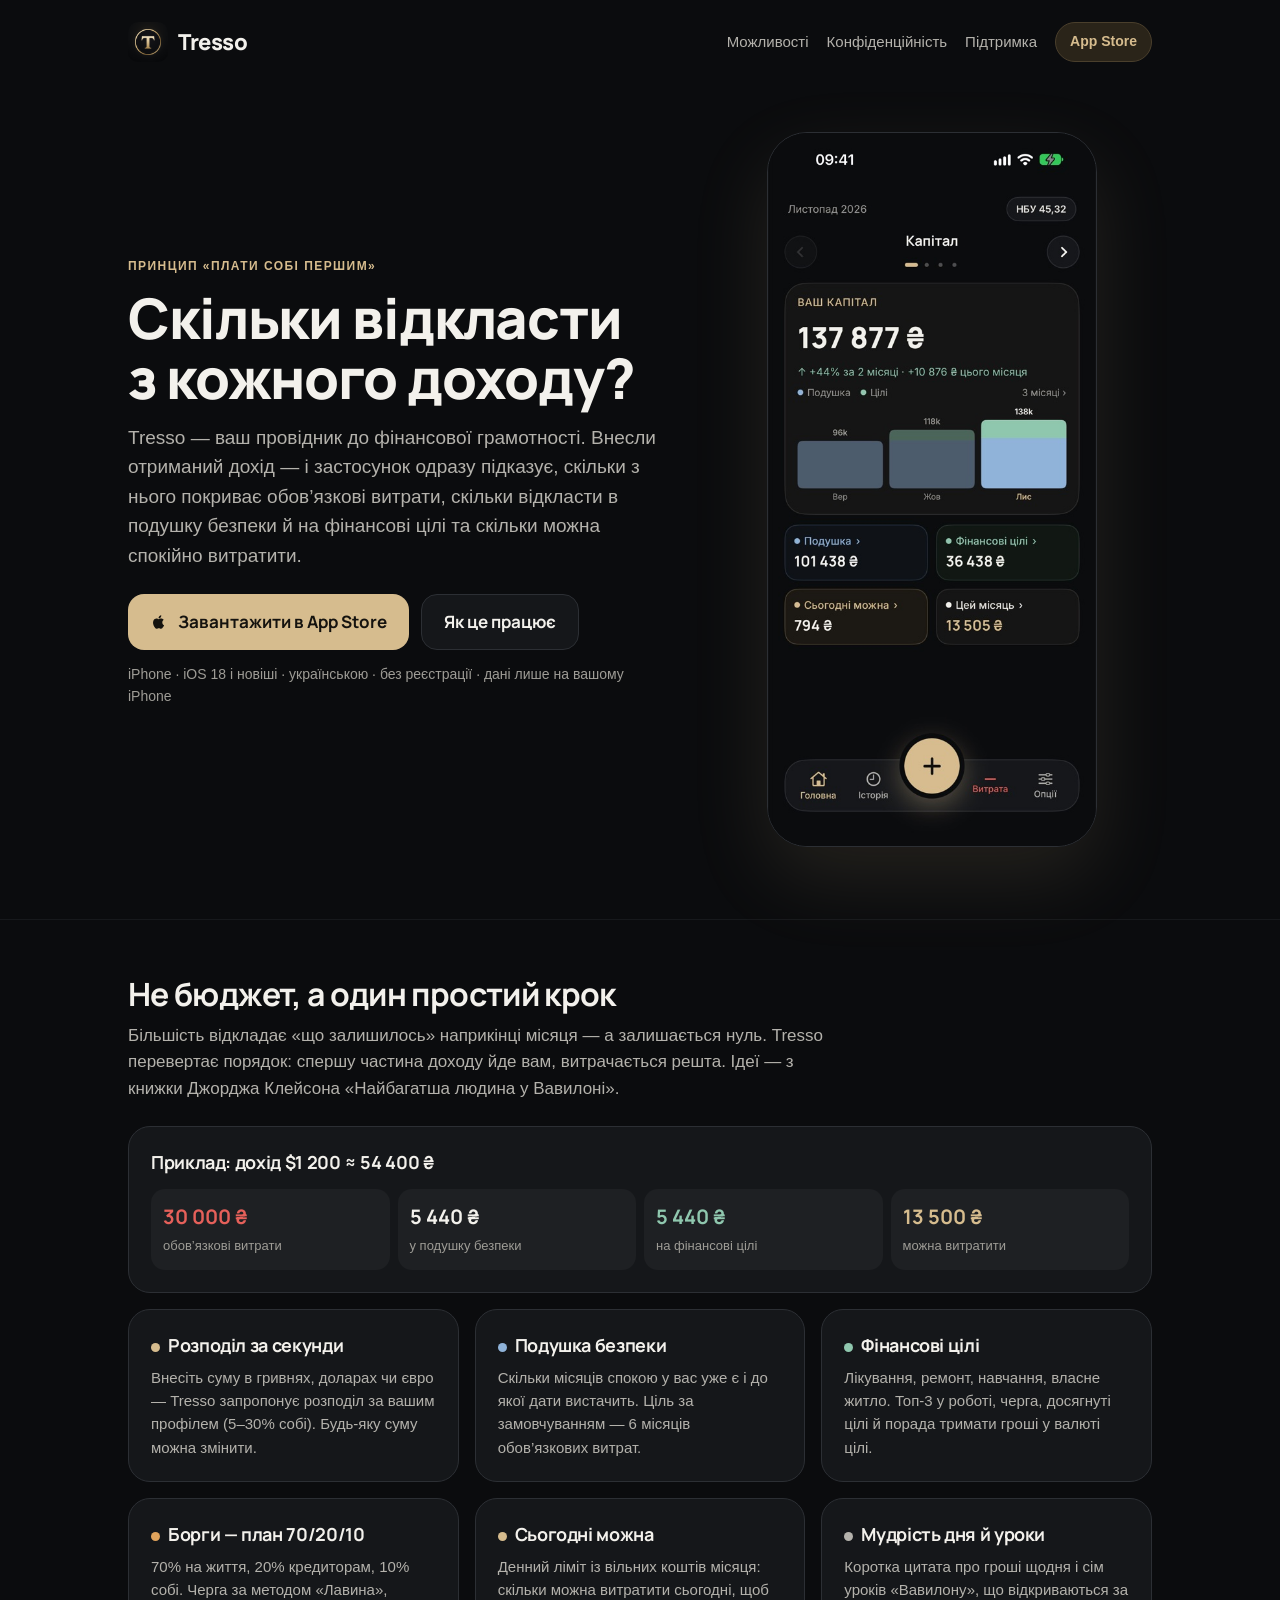
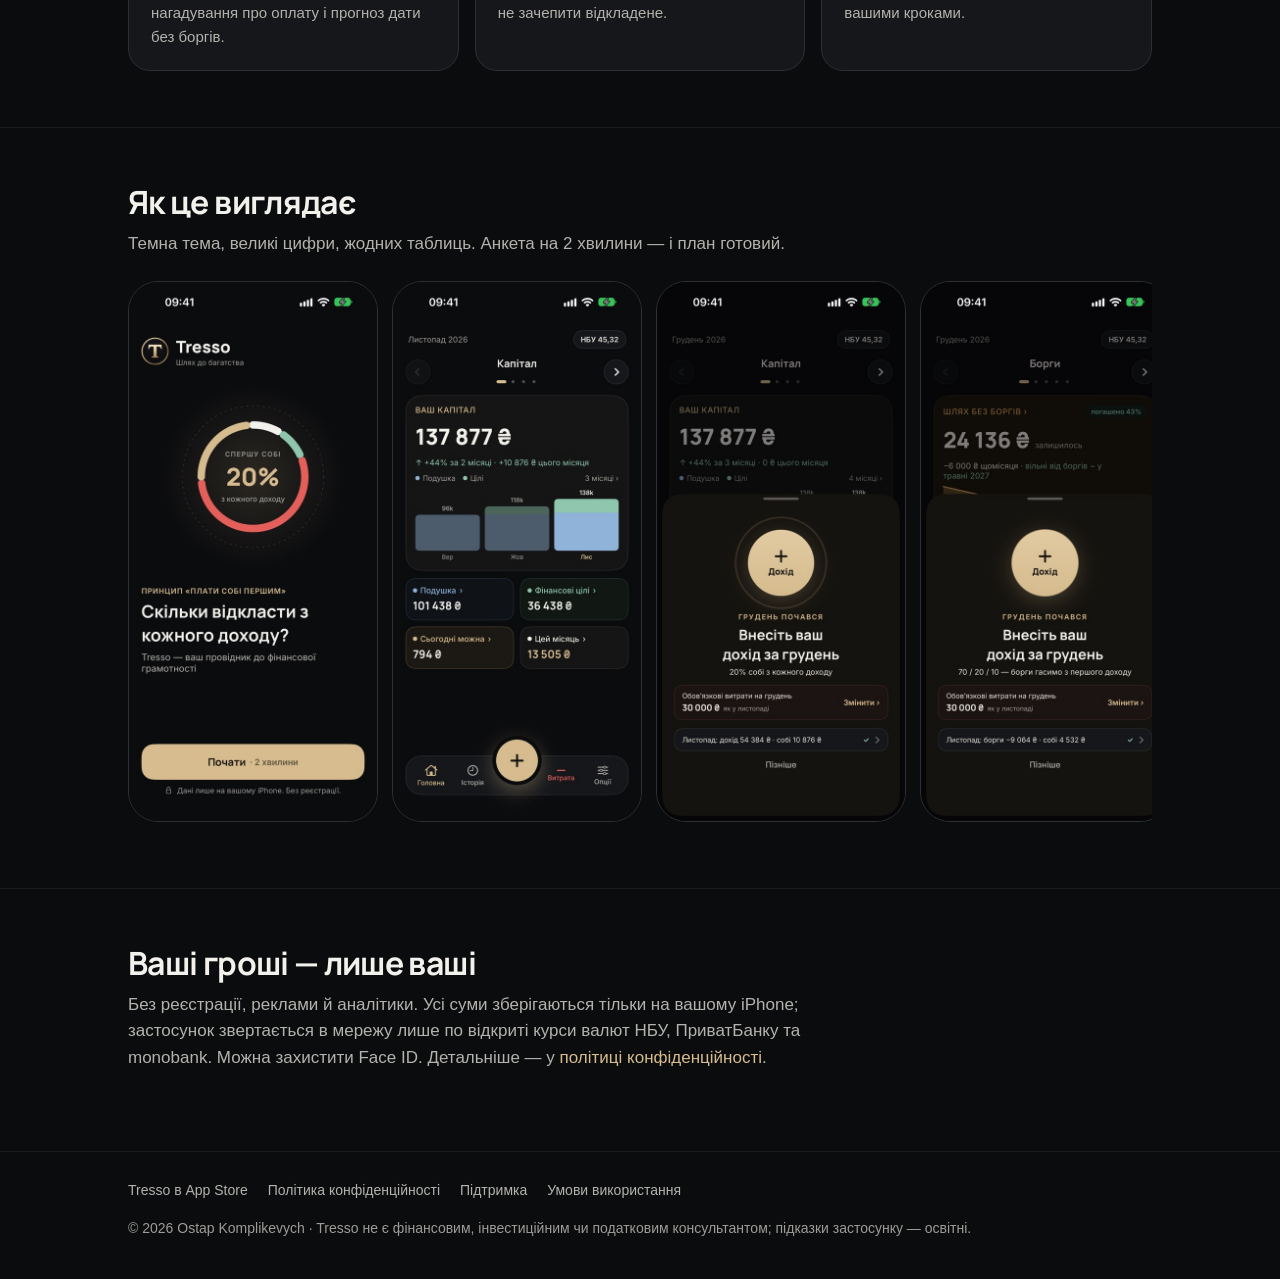
<file: index.html>
<!doctype html>
<html lang="uk">
<head>
  <meta charset="utf-8">
  <meta name="viewport" content="width=device-width, initial-scale=1, viewport-fit=cover">
  <title>Tresso — спершу собі з кожного доходу</title>
  <meta name="description" content="Tresso — застосунок для iPhone: вносите дохід, і він підказує, скільки покрити витрат, скільки відкласти в подушку безпеки й на фінансові цілі та скільки можна спокійно витратити. Без реєстрації, дані лише на вашому iPhone.">
  <meta property="og:title" content="Tresso — спершу собі з кожного доходу">
  <meta property="og:description" content="Розподіл доходу за принципом «Плати собі першим». Подушка безпеки, фінансові цілі, борги за методом «Лавина». Дані лише на вашому iPhone.">
  <meta property="og:image" content="assets/icon-512.png">
  <meta name="theme-color" content="#0B0C0E">
  <meta name="apple-itunes-app" content="app-id=6835230942">
  <link rel="icon" href="assets/favicon.png">
  <link rel="apple-touch-icon" href="assets/apple-touch-icon.png">
  <link rel="stylesheet" href="assets/style.css">
</head>
<body>
  <div class="wrap">
    <header class="top">
      <a class="brand" href="./"><img src="assets/icon-512.png" alt="">Tresso</a>
      <nav><a class="nav-link" href="#features">Можливості</a><a class="nav-link" href="privacy.html">Конфіденційність</a><a class="nav-link" href="support.html">Підтримка</a><a class="pill" href="https://apps.apple.com/us/app/tresso-%D1%88%D0%BB%D1%8F%D1%85-%D0%B4%D0%BE-%D0%B1%D0%B0%D0%B3%D0%B0%D1%82%D1%81%D1%82%D0%B2%D0%B0/id6835230942">App Store</a></nav>
    </header>

    <div class="hero">
      <div>
        <div class="eyebrow">Принцип «Плати собі першим»</div>
        <h1>Скільки відкласти з&nbsp;кожного доходу?</h1>
        <p class="lead">Tresso — ваш провідник до фінансової грамотності. Внесли отриманий дохід — і застосунок одразу підказує, скільки з нього покриває обов’язкові витрати, скільки відкласти в подушку безпеки й на фінансові цілі та скільки можна спокійно витратити.</p>
        <div class="actions">
          <a class="cta" href="https://apps.apple.com/us/app/tresso-%D1%88%D0%BB%D1%8F%D1%85-%D0%B4%D0%BE-%D0%B1%D0%B0%D0%B3%D0%B0%D1%82%D1%81%D1%82%D0%B2%D0%B0/id6835230942"><svg width="18" height="18" viewBox="0 0 24 24" fill="currentColor" aria-hidden="true"><path d="M16.37 12.6c-.02-2.3 1.88-3.4 1.96-3.46-1.07-1.56-2.73-1.77-3.32-1.8-1.41-.14-2.76.83-3.47.83-.72 0-1.82-.81-3-.79-1.54.02-2.96.9-3.75 2.27-1.6 2.78-.41 6.88 1.15 9.13.76 1.1 1.67 2.34 2.86 2.3 1.15-.05 1.58-.74 2.97-.74 1.38 0 1.77.74 2.98.72 1.23-.02 2.01-1.12 2.76-2.23.87-1.28 1.23-2.52 1.25-2.58-.03-.01-2.4-.92-2.42-3.65zM14.1 5.86c.63-.77 1.06-1.83.94-2.89-.91.04-2.02.61-2.67 1.37-.58.67-1.1 1.76-.96 2.8 1.02.08 2.06-.52 2.69-1.28z"/></svg>Завантажити в App Store</a>
        <a class="cta secondary" href="#features">Як це працює</a>
        </div>
        <p class="note">iPhone · iOS 18 і новіші · українською · без реєстрації · дані лише на вашому iPhone</p>
      </div>
      <img class="phone" src="assets/home.jpg" alt="Головний екран Tresso: капітал, подушка, фінансові цілі">
    </div>
  </div>

  <section id="features">
    <div class="wrap">
      <h2>Не бюджет, а один простий крок</h2>
      <p class="sub">Більшість відкладає «що залишилось» наприкінці місяця — а залишається нуль. Tresso перевертає порядок: спершу частина доходу йде вам, витрачається решта. Ідеї — з книжки Джорджа Клейсона «Найбагатша людина у Вавилоні».</p>
      <div class="card">
        <h3>Приклад: дохід $1 200 ≈ 54 400 ₴</h3>
        <div class="split">
          <div><b style="color:var(--red)">30 000 ₴</b><span>обов’язкові витрати</span></div>
          <div><b>5 440 ₴</b><span>у подушку безпеки</span></div>
          <div><b style="color:var(--sage)">5 440 ₴</b><span>на фінансові цілі</span></div>
          <div><b style="color:var(--gold)">13 500 ₴</b><span>можна витратити</span></div>
        </div>
      </div>
      <div class="grid" style="margin-top:16px">
        <div class="card"><h3><span class="dot" style="background:var(--gold)"></span>Розподіл за секунди</h3><p>Внесіть суму в гривнях, доларах чи євро — Tresso запропонує розподіл за вашим профілем (5–30% собі). Будь-яку суму можна змінити.</p></div>
        <div class="card"><h3><span class="dot" style="background:var(--blue)"></span>Подушка безпеки</h3><p>Скільки місяців спокою у вас уже є і до якої дати вистачить. Ціль за замовчуванням — 6 місяців обов’язкових витрат.</p></div>
        <div class="card"><h3><span class="dot" style="background:var(--sage)"></span>Фінансові цілі</h3><p>Лікування, ремонт, навчання, власне житло. Топ-3 у роботі, черга, досягнуті цілі й порада тримати гроші у валюті цілі.</p></div>
        <div class="card"><h3><span class="dot" style="background:var(--orange)"></span>Борги — план 70/20/10</h3><p>70% на життя, 20% кредиторам, 10% собі. Черга за методом «Лавина», нагадування про оплату і прогноз дати без боргів.</p></div>
        <div class="card"><h3><span class="dot" style="background:var(--gold)"></span>Сьогодні можна</h3><p>Денний ліміт із вільних коштів місяця: скільки можна витратити сьогодні, щоб не зачепити відкладене.</p></div>
        <div class="card"><h3><span class="dot" style="background:var(--muted)"></span>Мудрість дня й уроки</h3><p>Коротка цитата про гроші щодня і сім уроків «Вавилону», що відкриваються за вашими кроками.</p></div>
      </div>
    </div>
  </section>

  <section>
    <div class="wrap">
      <h2>Як це виглядає</h2>
      <p class="sub">Темна тема, великі цифри, жодних таблиць. Анкета на 2 хвилини — і план готовий.</p>
      <div class="shots">
        <img src="assets/welcome.jpg" alt="Вітальний екран: спершу собі 20% з кожного доходу" loading="lazy">
        <img src="assets/home.jpg" alt="Головний: капітал за місяцями" loading="lazy">
        <img src="assets/newmonth.jpg" alt="Новий місяць: внесіть дохід за грудень" loading="lazy">
        <img src="assets/debts.jpg" alt="Шлях без боргів" loading="lazy">
        <img src="assets/wisdom.jpg" alt="Мудрість дня" loading="lazy">
      </div>
    </div>
  </section>

  <section>
    <div class="wrap">
      <h2>Ваші гроші — лише ваші</h2>
      <p class="sub">Без реєстрації, реклами й аналітики. Усі суми зберігаються тільки на вашому iPhone; застосунок звертається в мережу лише по відкриті курси валют НБУ, ПриватБанку та monobank. Можна захистити Face ID. Детальніше — у <a href="privacy.html">політиці конфіденційності</a>.</p>
    </div>
  </section>

  <footer>
    <div class="wrap">
      <div class="links"><a href="https://apps.apple.com/us/app/tresso-%D1%88%D0%BB%D1%8F%D1%85-%D0%B4%D0%BE-%D0%B1%D0%B0%D0%B3%D0%B0%D1%82%D1%81%D1%82%D0%B2%D0%B0/id6835230942">Tresso в App Store</a><a href="privacy.html">Політика конфіденційності</a><a href="support.html">Підтримка</a><a href="terms.html">Умови використання</a></div>
      <p>© 2026 Ostap Komplikevych · Tresso не є фінансовим, інвестиційним чи податковим консультантом; підказки застосунку — освітні.</p>
    </div>
  </footer>
</body>
</html>
</file>
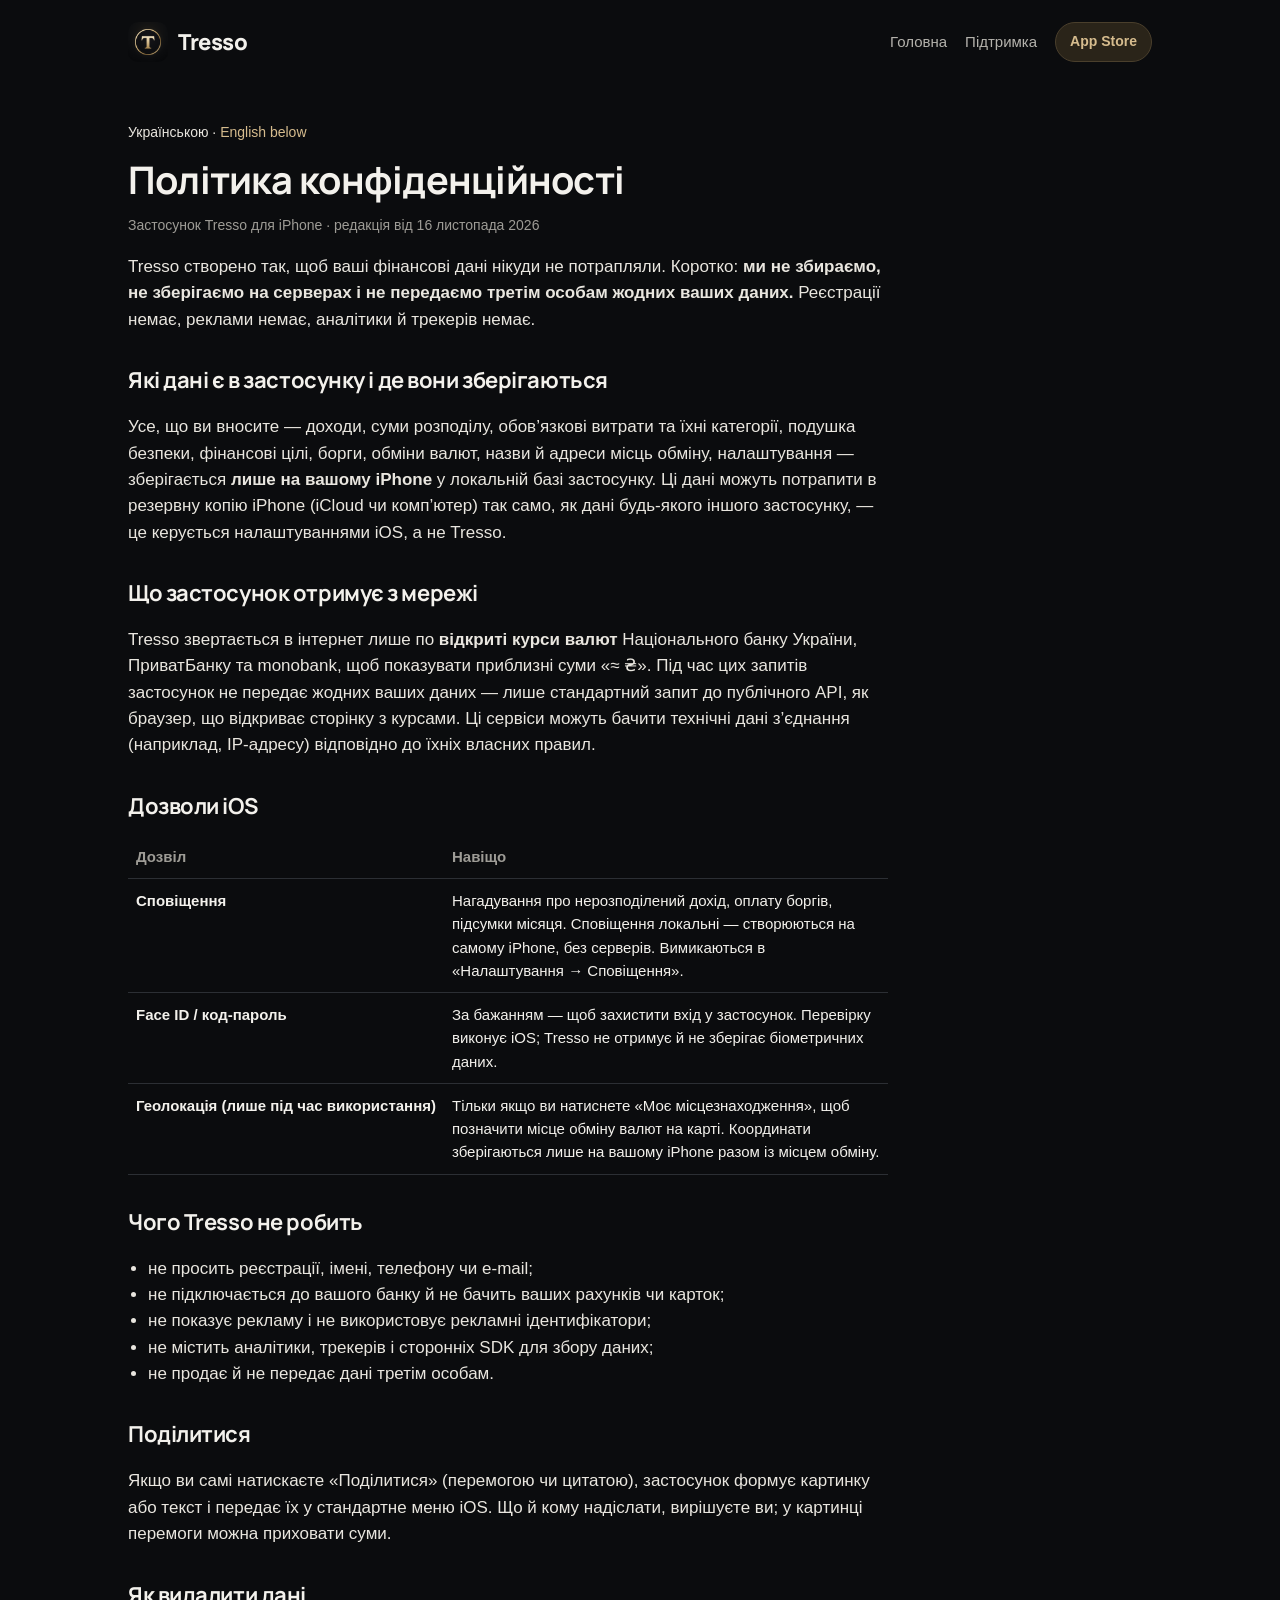
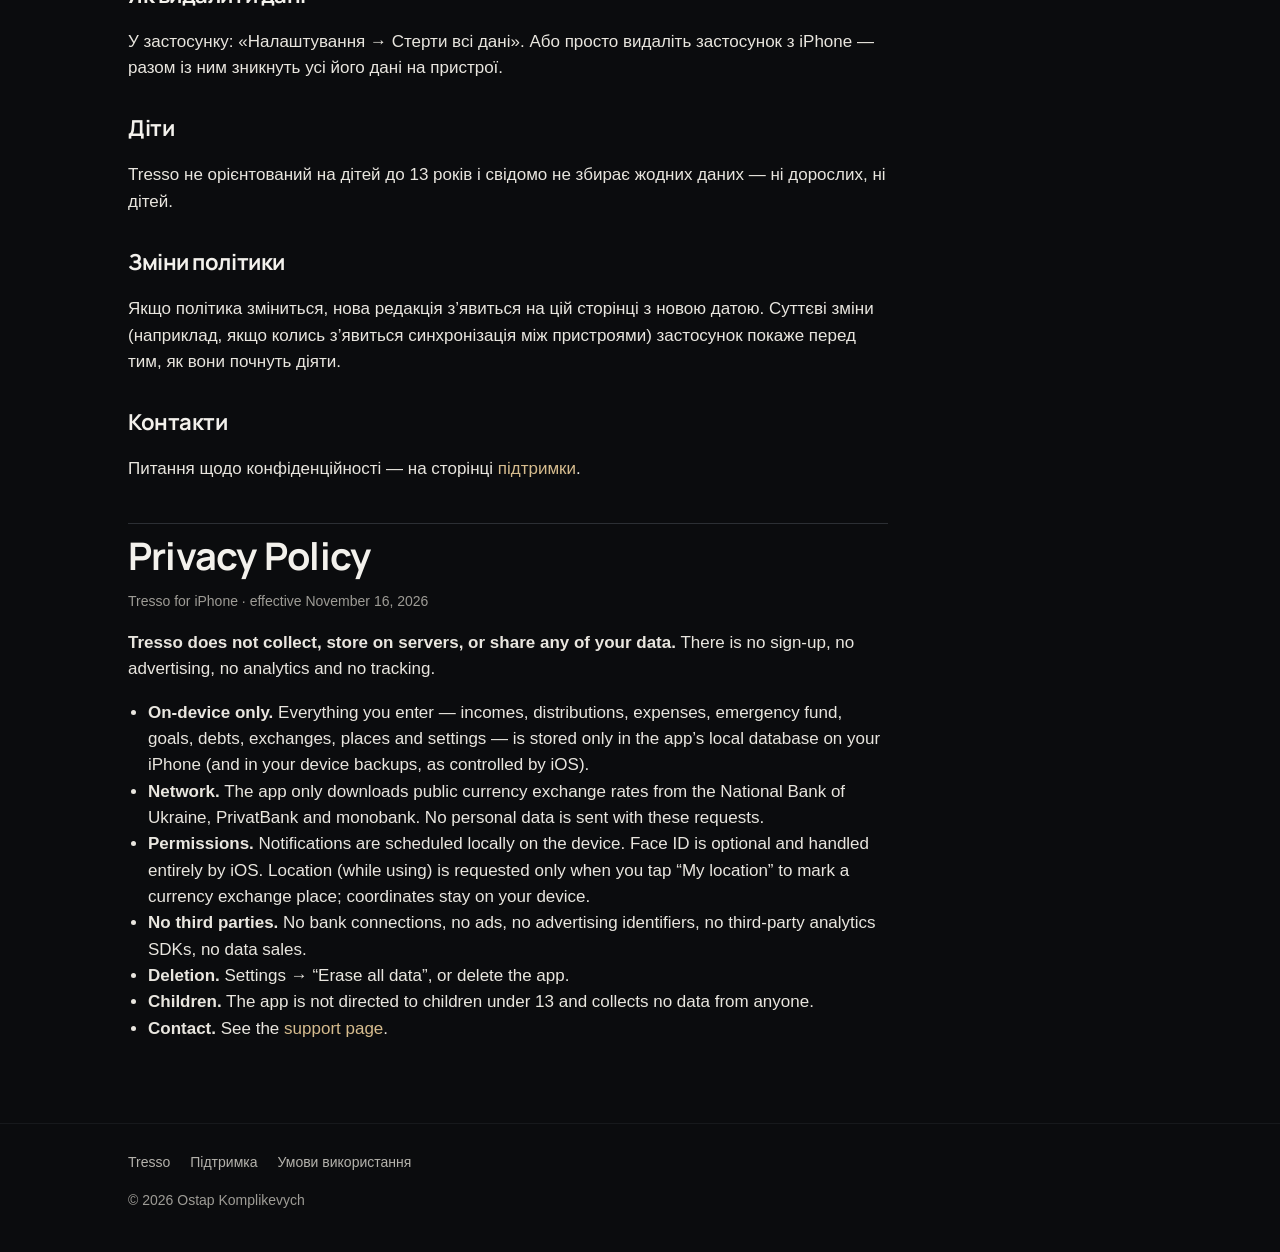
<file: privacy.html>
<!doctype html>
<html lang="uk">
<head>
  <meta charset="utf-8">
  <meta name="viewport" content="width=device-width, initial-scale=1, viewport-fit=cover">
  <title>Політика конфіденційності — Tresso</title>
  <meta name="description" content="Політика конфіденційності застосунку Tresso: дані зберігаються лише на вашому iPhone, без реєстрації, реклами й аналітики.">
  <meta name="apple-itunes-app" content="app-id=6835230942">
  <link rel="icon" href="assets/favicon.png">
  <link rel="stylesheet" href="assets/style.css">
</head>
<body>
  <div class="wrap">
    <header class="top">
      <a class="brand" href="./"><img src="assets/icon-512.png" alt="">Tresso</a>
      <nav><a class="nav-link" href="./">Головна</a><a class="nav-link" href="support.html">Підтримка</a><a class="pill" href="https://apps.apple.com/us/app/tresso-%D1%88%D0%BB%D1%8F%D1%85-%D0%B4%D0%BE-%D0%B1%D0%B0%D0%B3%D0%B0%D1%82%D1%81%D1%82%D0%B2%D0%B0/id6835230942">App Store</a></nav>
    </header>
    <main class="doc">
      <p class="lang">Українською · <a href="#en">English below</a></p>
      <h1>Політика конфіденційності</h1>
      <p class="updated">Застосунок Tresso для iPhone · редакція від 16 листопада 2026</p>

      <p>Tresso створено так, щоб ваші фінансові дані нікуди не потрапляли. Коротко: <b>ми не збираємо, не зберігаємо на серверах і не передаємо третім особам жодних ваших даних.</b> Реєстрації немає, реклами немає, аналітики й трекерів немає.</p>

      <h2>Які дані є в застосунку і де вони зберігаються</h2>
      <p>Усе, що ви вносите — доходи, суми розподілу, обов’язкові витрати та їхні категорії, подушка безпеки, фінансові цілі, борги, обміни валют, назви й адреси місць обміну, налаштування — зберігається <b>лише на вашому iPhone</b> у локальній базі застосунку. Ці дані можуть потрапити в резервну копію iPhone (iCloud чи комп’ютер) так само, як дані будь-якого іншого застосунку, — це керується налаштуваннями iOS, а не Tresso.</p>

      <h2>Що застосунок отримує з мережі</h2>
      <p>Tresso звертається в інтернет лише по <b>відкриті курси валют</b> Національного банку України, ПриватБанку та monobank, щоб показувати приблизні суми «≈ ₴». Під час цих запитів застосунок не передає жодних ваших даних — лише стандартний запит до публічного API, як браузер, що відкриває сторінку з курсами. Ці сервіси можуть бачити технічні дані з’єднання (наприклад, IP-адресу) відповідно до їхніх власних правил.</p>

      <h2>Дозволи iOS</h2>
      <div class="table-wrap"><table>
        <tr><th>Дозвіл</th><th>Навіщо</th></tr>
        <tr><td>Сповіщення</td><td>Нагадування про нерозподілений дохід, оплату боргів, підсумки місяця. Сповіщення локальні — створюються на самому iPhone, без серверів. Вимикаються в «Налаштування → Сповіщення».</td></tr>
        <tr><td>Face ID / код-пароль</td><td>За бажанням — щоб захистити вхід у застосунок. Перевірку виконує iOS; Tresso не отримує й не зберігає біометричних даних.</td></tr>
        <tr><td>Геолокація (лише під час використання)</td><td>Тільки якщо ви натиснете «Моє місцезнаходження», щоб позначити місце обміну валют на карті. Координати зберігаються лише на вашому iPhone разом із місцем обміну.</td></tr>
      </table></div>

      <h2>Чого Tresso не робить</h2>
      <ul>
        <li>не просить реєстрації, імені, телефону чи e-mail;</li>
        <li>не підключається до вашого банку й не бачить ваших рахунків чи карток;</li>
        <li>не показує рекламу і не використовує рекламні ідентифікатори;</li>
        <li>не містить аналітики, трекерів і сторонніх SDK для збору даних;</li>
        <li>не продає й не передає дані третім особам.</li>
      </ul>

      <h2>Поділитися</h2>
      <p>Якщо ви самі натискаєте «Поділитися» (перемогою чи цитатою), застосунок формує картинку або текст і передає їх у стандартне меню iOS. Що й кому надіслати, вирішуєте ви; у картинці перемоги можна приховати суми.</p>

      <h2>Як видалити дані</h2>
      <p>У застосунку: «Налаштування → Стерти всі дані». Або просто видаліть застосунок з iPhone — разом із ним зникнуть усі його дані на пристрої.</p>

      <h2>Діти</h2>
      <p>Tresso не орієнтований на дітей до 13 років і свідомо не збирає жодних даних — ні дорослих, ні дітей.</p>

      <h2>Зміни політики</h2>
      <p>Якщо політика зміниться, нова редакція з’явиться на цій сторінці з новою датою. Суттєві зміни (наприклад, якщо колись з’явиться синхронізація між пристроями) застосунок покаже перед тим, як вони почнуть діяти.</p>

      <h2>Контакти</h2>
      <p>Питання щодо конфіденційності — на сторінці <a href="support.html">підтримки</a>.</p>

      <hr>
      <h1 id="en">Privacy Policy</h1>
      <p class="updated">Tresso for iPhone · effective November 16, 2026</p>
      <p><b>Tresso does not collect, store on servers, or share any of your data.</b> There is no sign-up, no advertising, no analytics and no tracking.</p>
      <ul>
        <li><b>On-device only.</b> Everything you enter — incomes, distributions, expenses, emergency fund, goals, debts, exchanges, places and settings — is stored only in the app’s local database on your iPhone (and in your device backups, as controlled by iOS).</li>
        <li><b>Network.</b> The app only downloads public currency exchange rates from the National Bank of Ukraine, PrivatBank and monobank. No personal data is sent with these requests.</li>
        <li><b>Permissions.</b> Notifications are scheduled locally on the device. Face ID is optional and handled entirely by iOS. Location (while using) is requested only when you tap “My location” to mark a currency exchange place; coordinates stay on your device.</li>
        <li><b>No third parties.</b> No bank connections, no ads, no advertising identifiers, no third-party analytics SDKs, no data sales.</li>
        <li><b>Deletion.</b> Settings → “Erase all data”, or delete the app.</li>
        <li><b>Children.</b> The app is not directed to children under 13 and collects no data from anyone.</li>
        <li><b>Contact.</b> See the <a href="support.html">support page</a>.</li>
      </ul>
    </main>
  </div>
  <footer>
    <div class="wrap">
      <div class="links"><a href="./">Tresso</a><a href="support.html">Підтримка</a><a href="terms.html">Умови використання</a></div>
      <p>© 2026 Ostap Komplikevych</p></div>
  </footer>
</body>
</html>
</file>
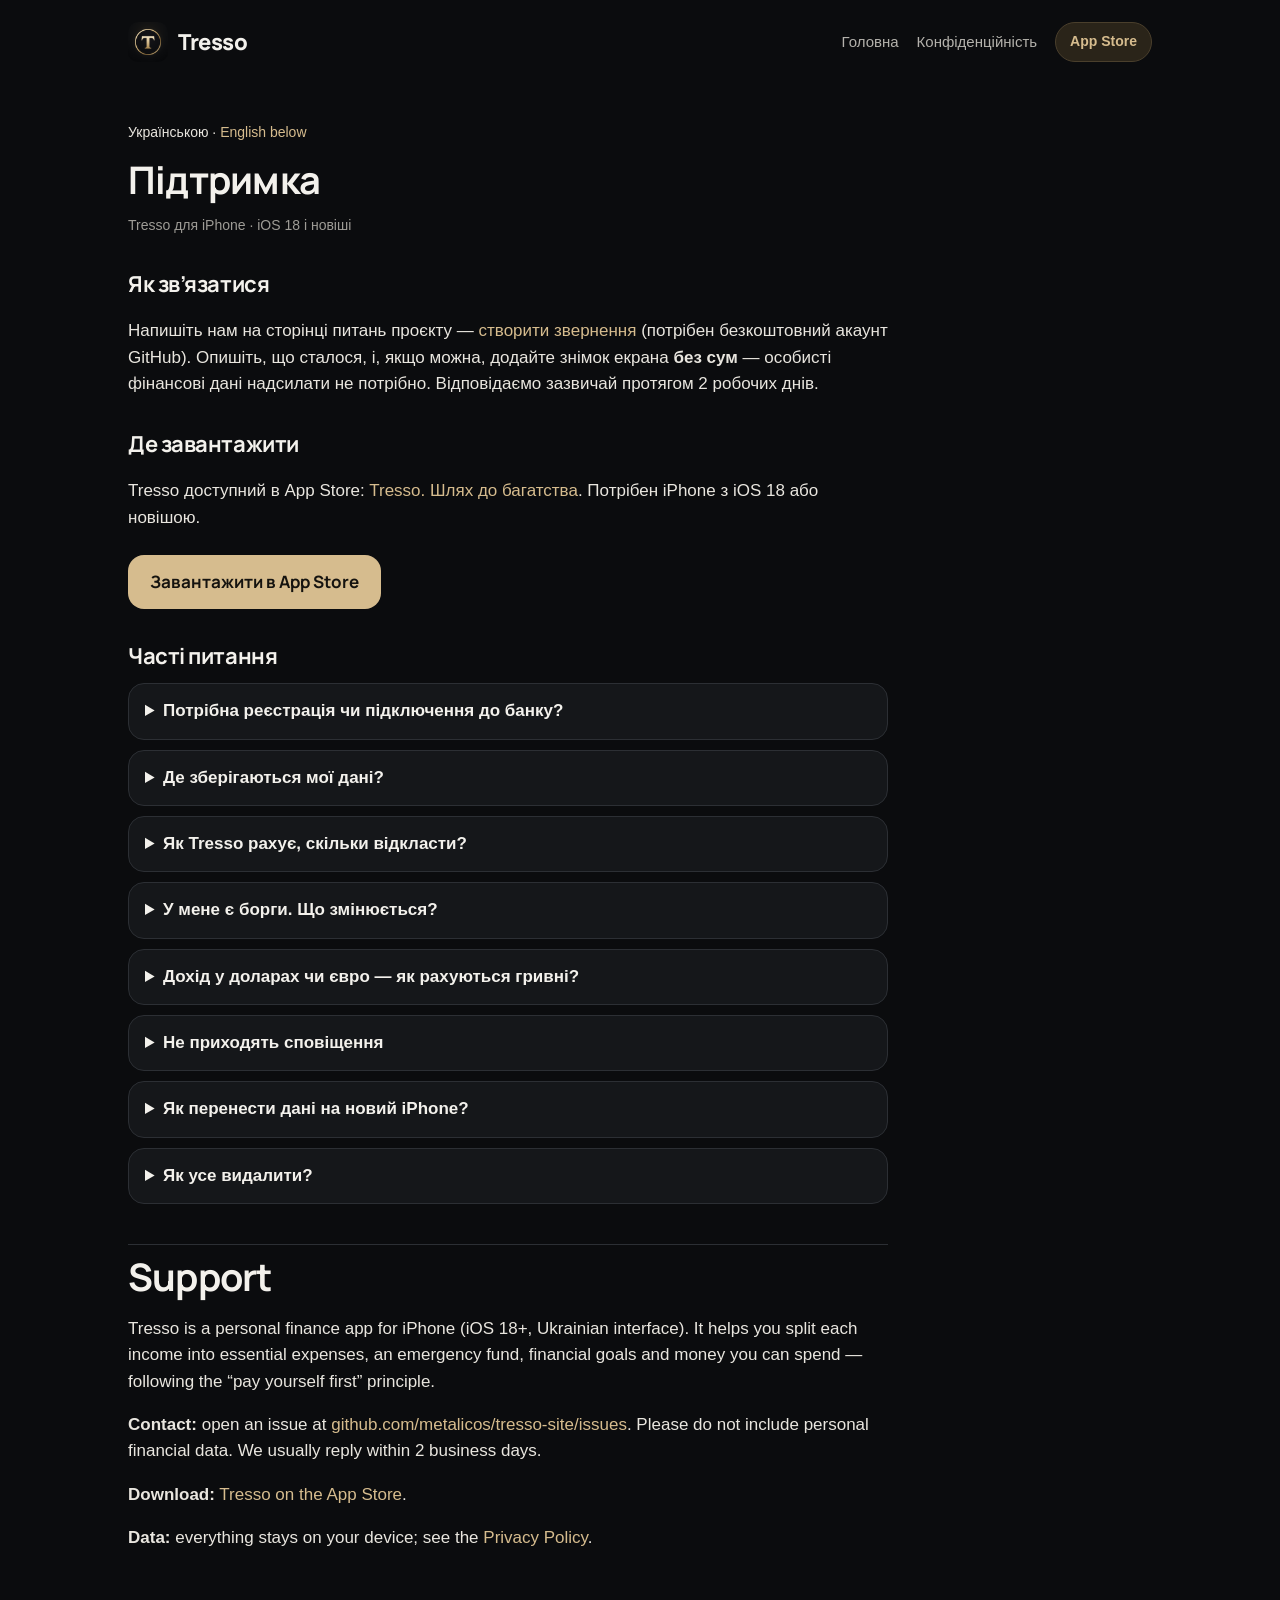
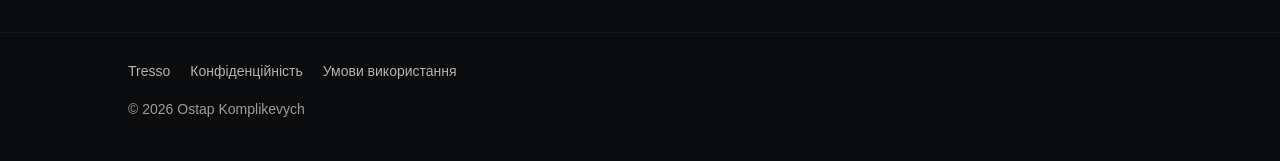
<file: support.html>
<!doctype html>
<html lang="uk">
<head>
  <meta charset="utf-8">
  <meta name="viewport" content="width=device-width, initial-scale=1, viewport-fit=cover">
  <title>Підтримка — Tresso</title>
  <meta name="description" content="Підтримка застосунку Tresso: відповіді на часті питання і як зв’язатися з розробником.">
  <meta name="apple-itunes-app" content="app-id=6835230942">
  <link rel="icon" href="assets/favicon.png">
  <link rel="stylesheet" href="assets/style.css">
</head>
<body>
  <div class="wrap">
    <header class="top">
      <a class="brand" href="./"><img src="assets/icon-512.png" alt="">Tresso</a>
      <nav><a class="nav-link" href="./">Головна</a><a class="nav-link" href="privacy.html">Конфіденційність</a><a class="pill" href="https://apps.apple.com/us/app/tresso-%D1%88%D0%BB%D1%8F%D1%85-%D0%B4%D0%BE-%D0%B1%D0%B0%D0%B3%D0%B0%D1%82%D1%81%D1%82%D0%B2%D0%B0/id6835230942">App Store</a></nav>
    </header>
    <main class="doc">
      <p class="lang">Українською · <a href="#en">English below</a></p>
      <h1>Підтримка</h1>
      <p class="updated">Tresso для iPhone · iOS 18 і новіші</p>

      <h2>Як зв’язатися</h2>
      <p>Напишіть нам на сторінці питань проєкту — <a href="https://github.com/metalicos/tresso-site/issues/new">створити звернення</a> (потрібен безкоштовний акаунт GitHub). Опишіть, що сталося, і, якщо можна, додайте знімок екрана <b>без сум</b> — особисті фінансові дані надсилати не потрібно. Відповідаємо зазвичай протягом 2 робочих днів.</p>

      <h2 id="download">Де завантажити</h2>
      <p>Tresso доступний в App Store: <a href="https://apps.apple.com/us/app/tresso-%D1%88%D0%BB%D1%8F%D1%85-%D0%B4%D0%BE-%D0%B1%D0%B0%D0%B3%D0%B0%D1%82%D1%81%D1%82%D0%B2%D0%B0/id6835230942">Tresso. Шлях до багатства</a>. Потрібен iPhone з iOS 18 або новішою.</p>
      <p class="actions"><a class="cta" href="https://apps.apple.com/us/app/tresso-%D1%88%D0%BB%D1%8F%D1%85-%D0%B4%D0%BE-%D0%B1%D0%B0%D0%B3%D0%B0%D1%82%D1%81%D1%82%D0%B2%D0%B0/id6835230942">Завантажити в App Store</a></p>

      <h2>Часті питання</h2>
      <details><summary>Потрібна реєстрація чи підключення до банку?</summary><p>Ні. Tresso працює без акаунта й не підключається до банків: суми ви вносите самі, коли отримали дохід.</p></details>
      <details><summary>Де зберігаються мої дані?</summary><p>Лише на вашому iPhone. Застосунок звертається в мережу тільки по відкриті курси валют НБУ, ПриватБанку та monobank. Детально — у <a href="privacy.html">політиці конфіденційності</a>.</p></details>
      <details><summary>Як Tresso рахує, скільки відкласти?</summary><p>Спершу закриваються обов’язкові витрати місяця, далі — частка «собі» (5–30% залежно від запасу після витрат): у подушку безпеки, а коли її зібрано — на фінансові цілі. Решта — вільні кошти, які можна спокійно витратити. Будь-яку суму на екрані «Розподіл» можна змінити.</p></details>
      <details><summary>У мене є борги. Що змінюється?</summary><p>Вмикається план 70/20/10: 70% — на життя, 20% — кредиторам за методом «Лавина» (спершу найдорожчий борг), 10% — на стартову подушку в один місяць витрат.</p></details>
      <details><summary>Дохід у доларах чи євро — як рахуються гривні?</summary><p>Приблизні суми «≈ ₴» — за курсом НБУ (або обраного джерела в «Налаштуваннях → Курс для сум»). Реальні обміни ви записуєте самі, за своїм курсом.</p></details>
      <details><summary>Не приходять сповіщення</summary><p>Перевірте «Параметри iPhone → Сповіщення → Tresso» і перемикачі в застосунку «Налаштування → Сповіщення».</p></details>
      <details><summary>Як перенести дані на новий iPhone?</summary><p>Дані переносяться разом із резервною копією iPhone (iCloud або комп’ютер) — як і для інших застосунків.</p></details>
      <details><summary>Як усе видалити?</summary><p>«Налаштування → Стерти всі дані» в застосунку або видалення застосунку з iPhone.</p></details>

      <hr>
      <h1 id="en">Support</h1>
      <p>Tresso is a personal finance app for iPhone (iOS 18+, Ukrainian interface). It helps you split each income into essential expenses, an emergency fund, financial goals and money you can spend — following the “pay yourself first” principle.</p>
      <p><b>Contact:</b> open an issue at <a href="https://github.com/metalicos/tresso-site/issues/new">github.com/metalicos/tresso-site/issues</a>. Please do not include personal financial data. We usually reply within 2 business days.</p>
      <p><b>Download:</b> <a href="https://apps.apple.com/us/app/tresso-%D1%88%D0%BB%D1%8F%D1%85-%D0%B4%D0%BE-%D0%B1%D0%B0%D0%B3%D0%B0%D1%82%D1%81%D1%82%D0%B2%D0%B0/id6835230942">Tresso on the App Store</a>.</p>
      <p><b>Data:</b> everything stays on your device; see the <a href="privacy.html#en">Privacy Policy</a>.</p>
    </main>
  </div>
  <footer>
    <div class="wrap">
      <div class="links"><a href="./">Tresso</a><a href="privacy.html">Конфіденційність</a><a href="terms.html">Умови використання</a></div>
      <p>© 2026 Ostap Komplikevych</p></div>
  </footer>
</body>
</html>
</file>
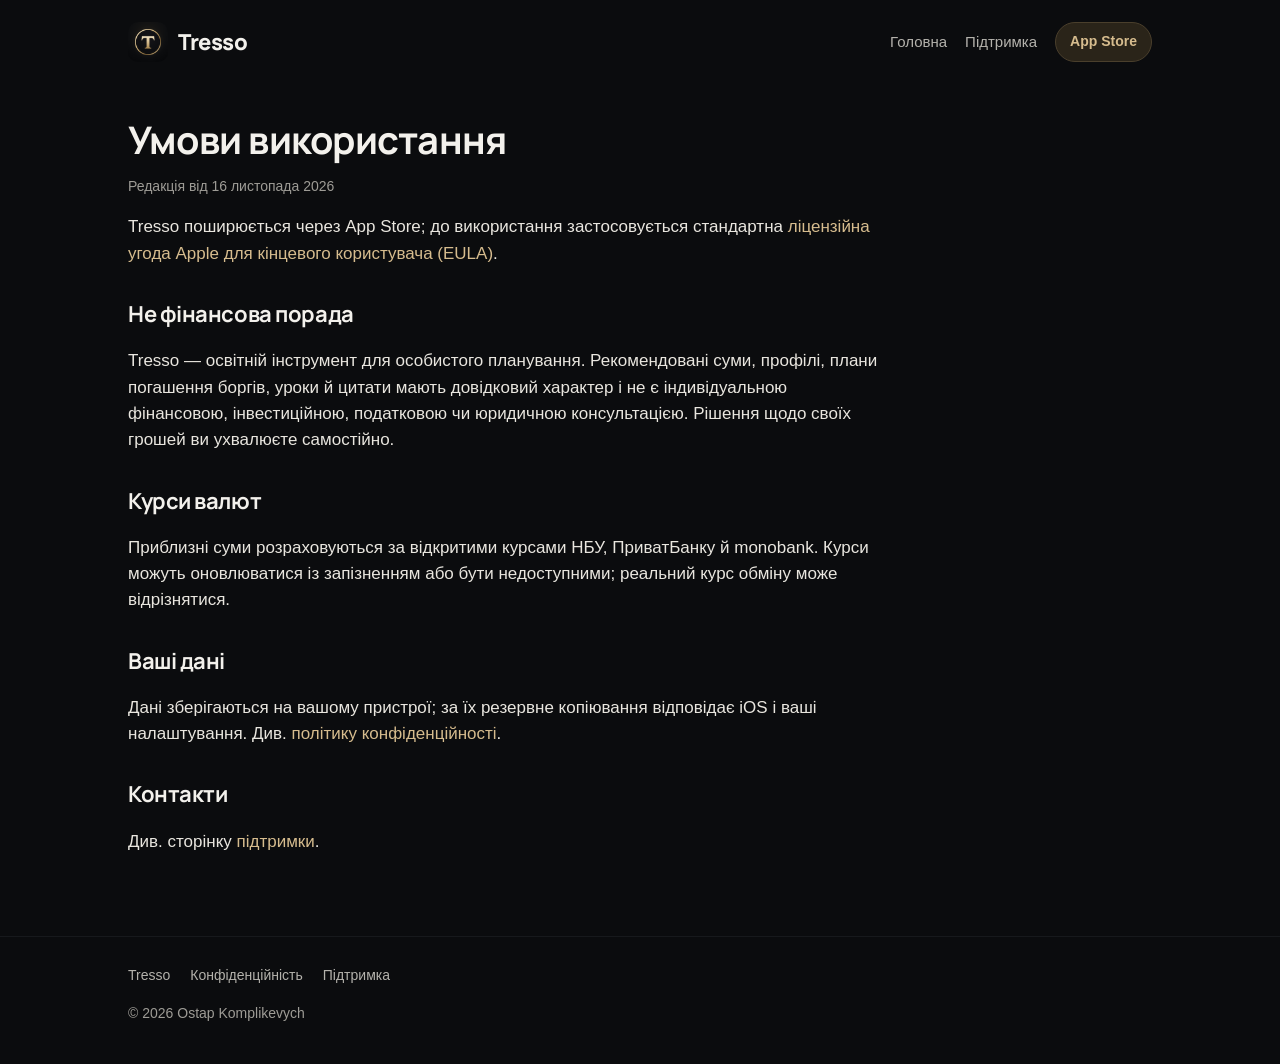
<file: terms.html>
<!doctype html>
<html lang="uk">
<head>
  <meta charset="utf-8">
  <meta name="viewport" content="width=device-width, initial-scale=1, viewport-fit=cover">
  <title>Умови використання — Tresso</title>
  <meta name="apple-itunes-app" content="app-id=6835230942">
  <link rel="icon" href="assets/favicon.png">
  <link rel="stylesheet" href="assets/style.css">
</head>
<body>
  <div class="wrap">
    <header class="top">
      <a class="brand" href="./"><img src="assets/icon-512.png" alt="">Tresso</a>
      <nav><a class="nav-link" href="./">Головна</a><a class="nav-link" href="support.html">Підтримка</a><a class="pill" href="https://apps.apple.com/us/app/tresso-%D1%88%D0%BB%D1%8F%D1%85-%D0%B4%D0%BE-%D0%B1%D0%B0%D0%B3%D0%B0%D1%82%D1%81%D1%82%D0%B2%D0%B0/id6835230942">App Store</a></nav>
    </header>
    <main class="doc">
      <h1>Умови використання</h1>
      <p class="updated">Редакція від 16 листопада 2026</p>
      <p>Tresso поширюється через App Store; до використання застосовується стандартна <a href="https://www.apple.com/legal/internet-services/itunes/dev/stdeula/">ліцензійна угода Apple для кінцевого користувача (EULA)</a>.</p>
      <h2>Не фінансова порада</h2>
      <p>Tresso — освітній інструмент для особистого планування. Рекомендовані суми, профілі, плани погашення боргів, уроки й цитати мають довідковий характер і не є індивідуальною фінансовою, інвестиційною, податковою чи юридичною консультацією. Рішення щодо своїх грошей ви ухвалюєте самостійно.</p>
      <h2>Курси валют</h2>
      <p>Приблизні суми розраховуються за відкритими курсами НБУ, ПриватБанку й monobank. Курси можуть оновлюватися із запізненням або бути недоступними; реальний курс обміну може відрізнятися.</p>
      <h2>Ваші дані</h2>
      <p>Дані зберігаються на вашому пристрої; за їх резервне копіювання відповідає iOS і ваші налаштування. Див. <a href="privacy.html">політику конфіденційності</a>.</p>
      <h2>Контакти</h2>
      <p>Див. сторінку <a href="support.html">підтримки</a>.</p>
    </main>
  </div>
  <footer>
    <div class="wrap">
      <div class="links"><a href="./">Tresso</a><a href="privacy.html">Конфіденційність</a><a href="support.html">Підтримка</a></div>
      <p>© 2026 Ostap Komplikevych</p></div>
  </footer>
</body>
</html>
</file>
<file: assets/style.css>
/* Tresso — сайт-візитка. Мобільна верстка за замовчуванням, ширші екрани — через min-width. */
@font-face { font-family: Manrope; src: url("fonts/Manrope.ttf") format("truetype"); font-weight: 200 800; font-display: swap; }
:root {
  --bg: #0B0C0E; --surface: #15171A; --raised: #1E2023; --border: #2C2F34;
  --text: #F3F1EC; --muted: #B4B2AC; --muted2: #9E9C96;
  --gold: #D6BC8E; --gold-dim: #2A2419; --sage: #8FC7AE; --blue: #8FB3D9; --red: #E5605A; --orange: #E0A35C;
  --pad: 20px;
}
* { box-sizing: border-box; }
html { -webkit-text-size-adjust: 100%; scroll-behavior: smooth; }
body {
  margin: 0; background: var(--bg); color: var(--text); overflow-x: hidden;
  font: 16px/1.55 -apple-system, BlinkMacSystemFont, "Inter", "Segoe UI", Roboto, sans-serif;
  -webkit-font-smoothing: antialiased;
}
img { max-width: 100%; height: auto; display: block; }
a { color: var(--gold); text-decoration: none; }
a:hover { text-decoration: underline; }
h1, h2, h3, .brand { font-family: Manrope, -apple-system, sans-serif; letter-spacing: -0.02em; }
.wrap {
  max-width: 1080px; margin: 0 auto;
  padding-left: max(var(--pad), env(safe-area-inset-left)); padding-right: max(var(--pad), env(safe-area-inset-right));
}

/* Шапка: на телефоні — лише логотип і кнопка App Store */
header.top { display: flex; align-items: center; justify-content: space-between; gap: 12px; padding: 16px 0; padding-top: max(16px, env(safe-area-inset-top)); }
.brand { display: flex; align-items: center; gap: 10px; font-weight: 800; font-size: 20px; color: var(--text); flex: none; }
.brand:hover { text-decoration: none; }
.brand img { width: 36px; height: 36px; border-radius: 9px; }
nav { display: flex; align-items: center; gap: 18px; min-width: 0; }
.nav-link { display: none; color: var(--muted); font-size: 15px; white-space: nowrap; }
.pill {
  display: inline-flex; align-items: center; white-space: nowrap; padding: 8px 14px; border-radius: 999px;
  background: var(--gold-dim); color: var(--gold); border: 1px solid #4A3F2C; font-weight: 600; font-size: 14px;
}
.pill:hover { text-decoration: none; filter: brightness(1.1); }

/* Перший екран */
.hero { display: grid; grid-template-columns: 1fr; gap: 36px; align-items: center; padding: 20px 0 48px; }
.eyebrow { color: var(--gold); text-transform: uppercase; letter-spacing: .12em; font-size: 12px; font-weight: 600; }
.hero h1 { font-size: clamp(32px, 8.6vw, 56px); line-height: 1.08; margin: 12px 0 14px; font-weight: 800; overflow-wrap: break-word; }
.hero p.lead { color: var(--muted); font-size: 17px; margin: 0; max-width: 34em; }
.actions { display: flex; flex-direction: column; gap: 12px; margin: 24px 0 0; }
.cta {
  display: inline-flex; align-items: center; justify-content: center; gap: 10px; min-height: 52px; padding: 14px 22px; border-radius: 16px;
  background: var(--gold); color: #15130F; font-weight: 700; font-family: Manrope, sans-serif; font-size: 17px; text-align: center;
}
.cta.secondary { background: var(--surface); color: var(--text); border: 1px solid var(--border); }
.cta:hover { text-decoration: none; filter: brightness(1.05); }
.note { color: var(--muted2); font-size: 14px; margin-top: 14px; }
.phone { width: min(78%, 330px); justify-self: center; border-radius: 34px; border: 1px solid var(--border); box-shadow: 0 30px 80px rgba(214,188,142,.12); }

/* Секції */
section { padding: 44px 0; border-top: 1px solid #17191c; }
section h2 { font-size: clamp(26px, 6.4vw, 32px); line-height: 1.15; margin: 0 0 10px; }
section p.sub { color: var(--muted); margin: 0 0 24px; max-width: 42em; }
.grid { display: grid; grid-template-columns: 1fr; gap: 12px; }
.card { background: var(--surface); border: 1px solid var(--border); border-radius: 20px; padding: 18px; }
.card h3 { margin: 0 0 6px; font-size: 18px; }
.card p { margin: 0; color: var(--muted); font-size: 15px; }
.dot { display: inline-block; width: 9px; height: 9px; border-radius: 50%; margin-right: 8px; vertical-align: middle; }
.split { display: grid; grid-template-columns: repeat(2, minmax(0, 1fr)); gap: 8px; margin-top: 12px; }
.split div { background: var(--raised); border-radius: 14px; padding: 12px; min-width: 0; }
.split b { display: block; font-family: Manrope, sans-serif; font-size: 20px; white-space: nowrap; }
.split span { color: var(--muted2); font-size: 13px; }

/* Скриншоти: горизонтальна стрічка до краю екрана */
.shots {
  display: flex; gap: 14px; overflow-x: auto; scroll-snap-type: x mandatory; -webkit-overflow-scrolling: touch;
  margin: 0 calc(-1 * var(--pad)); padding: 0 var(--pad) 10px; scrollbar-width: none;
}
.shots::-webkit-scrollbar { display: none; }
.shots img { width: 64vw; max-width: 250px; flex: none; border-radius: 26px; border: 1px solid var(--border); scroll-snap-align: center; }

/* Футер */
footer { border-top: 1px solid #17191c; padding: 28px 0 40px; padding-bottom: max(40px, env(safe-area-inset-bottom)); color: var(--muted2); font-size: 14px; }
footer .links { display: flex; flex-wrap: wrap; gap: 10px 20px; }
footer a { color: var(--muted); }
footer p { margin: 16px 0 0; }

/* Документи: політика, підтримка, умови */
.doc { max-width: 760px; padding: 8px 0 48px; }
.doc h1 { font-size: clamp(28px, 7.4vw, 38px); line-height: 1.15; margin: 10px 0 6px; overflow-wrap: break-word; }
.doc h2 { font-size: 20px; margin: 30px 0 8px; }
.doc p, .doc li { color: #E9E6DF; overflow-wrap: break-word; }
.doc ul { padding-left: 20px; }
.doc .updated { color: var(--muted2); font-size: 14px; }
.table-wrap { overflow-x: auto; -webkit-overflow-scrolling: touch; margin: 12px 0; }
.doc table { width: 100%; border-collapse: collapse; font-size: 15px; }
.doc td, .doc th { text-align: left; border-bottom: 1px solid var(--border); padding: 10px 8px; vertical-align: top; }
.doc th { color: var(--muted2); font-weight: 600; }
.doc td:first-child { white-space: nowrap; font-weight: 600; }
.doc hr { border: 0; border-top: 1px solid var(--border); margin: 40px 0 10px; }
.lang { color: var(--muted2); font-size: 14px; }
details { background: var(--surface); border: 1px solid var(--border); border-radius: 16px; padding: 14px 16px; margin: 10px 0; }
details p { margin: 10px 0 0; }
summary { cursor: pointer; font-weight: 600; }

/* На телефоні таблиця дозволів — блоками, без горизонтальної прокрутки */
@media (max-width: 559px) {
  .doc table, .doc tbody, .doc tr, .doc td { display: block; width: 100%; }
  .doc tr:first-child { display: none; }
  .doc tr { border-bottom: 1px solid var(--border); padding: 10px 0; }
  .doc td { border: 0; padding: 2px 0; }
  .doc td:first-child { white-space: normal; }
}

@media (min-width: 560px) {
  :root { --pad: 28px; }
  .actions { flex-direction: row; flex-wrap: wrap; }
  .split { grid-template-columns: repeat(4, minmax(0, 1fr)); }
  .grid { grid-template-columns: repeat(2, 1fr); }
  .shots img { width: 230px; }
}

@media (min-width: 900px) {
  body { font-size: 17px; }
  .nav-link { display: inline; }
  header.top { padding: 22px 0; }
  .brand { font-size: 22px; }
  .brand img { width: 40px; height: 40px; border-radius: 10px; }
  .hero { grid-template-columns: 1.1fr .9fr; gap: 48px; padding: 48px 0 72px; }
  .hero p.lead { font-size: 19px; }
  .phone { width: 100%; max-width: 330px; border-radius: 40px; }
  section { padding: 56px 0; }
  .grid { grid-template-columns: repeat(3, 1fr); gap: 16px; }
  .card { padding: 22px; border-radius: 22px; }
  .shots { margin: 0; padding: 0 0 10px; }
  .shots img { width: 250px; border-radius: 30px; }
  .doc { padding: 24px 0 64px; }
  .doc h2 { font-size: 22px; }
}
</file>
